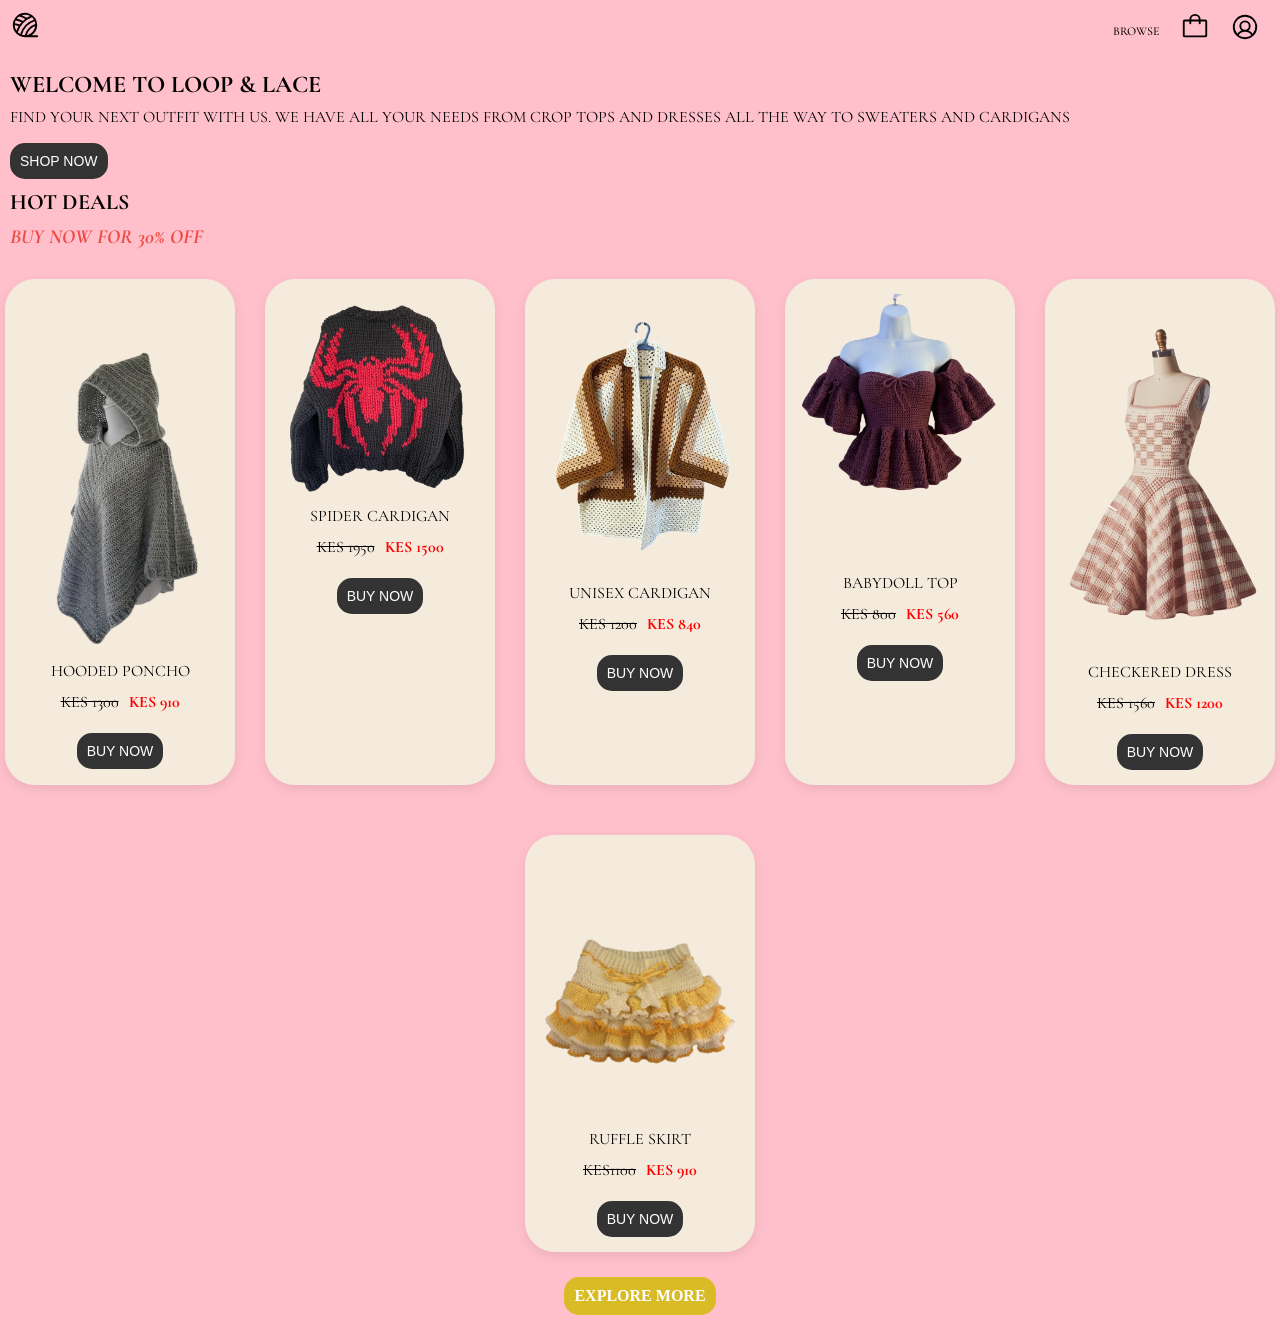
<file: index.html>
<!DOCTYPE html>
<html lang="en">
<head>
    <meta charset="UTF-8">
    <meta name="viewport" content="width=device-width, initial-scale=1.0">
    <link rel="stylesheet" href="style.css">
    <title>LOOP & LACE</title>
</head>
<body>
    <main>
        <header id="navigation-bar">
            <h1><img class="logo" src="images/yarn.svg" alt="Loop & Lace"></h1>
            <!-- <p>LOOP & LACE</p> -->
            <nav class="navbar">
                <ul>
                    <li><a href="#browse">BROWSE</a></li>
                    <li><a href="#cart"><svg class="main-svgs" xmlns="http://www.w3.org/2000/svg" width="32" height="32" fill="currentColor" viewBox="0 0 256 256"><path d="M216,64H176a48,48,0,0,0-96,0H40A16,16,0,0,0,24,80V200a16,16,0,0,0,16,16H216a16,16,0,0,0,16-16V80A16,16,0,0,0,216,64ZM128,32a32,32,0,0,1,32,32H96A32,32,0,0,1,128,32Zm88,168H40V80H80V96a8,8,0,0,0,16,0V80h64V96a8,8,0,0,0,16,0V80h40Z"></path></svg></a></li>
                    <li><a href="account-login-sign-up.html"><svg class="main-svgs" xmlns="http://www.w3.org/2000/svg" width="32" height="32" fill="currentColor" viewBox="0 0 256 256"><path d="M128,24A104,104,0,1,0,232,128,104.11,104.11,0,0,0,128,24ZM74.08,197.5a64,64,0,0,1,107.84,0,87.83,87.83,0,0,1-107.84,0ZM96,120a32,32,0,1,1,32,32A32,32,0,0,1,96,120Zm97.76,66.41a79.66,79.66,0,0,0-36.06-28.75,48,48,0,1,0-59.4,0,79.66,79.66,0,0,0-36.06,28.75,88,88,0,1,1,131.52,0Z"></path></svg></a></li>
                </ul>
            </nav>
        </header>

        <section id="hero-section">
           <div class="hero">
            <h2>WELCOME TO LOOP & LACE</h2>
            <p>FIND YOUR NEXT OUTFIT WITH US. WE HAVE ALL YOUR NEEDS FROM CROP TOPS AND DRESSES ALL THE WAY TO SWEATERS AND CARDIGANS</p>
           </div> 
           <button class="shop-button">SHOP NOW</button>
        </section>

        <section class="product-price">
            <h2 class="deals">HOT DEALS</h2>
            <p class="deals-info">BUY NOW FOR 30% OFF</p>
            <div class="products">
                <div class="product">
                    <img src="images/hooded-poncho.png" alt="Hooded Poncho">
                    <p class="product-title">HOODED PONCHO</p>
                    <div class="prices">
                        <p class="old-price">KES 1300</p><p class="new-price">KES 910</p>
                    </div>
                    <button class="shop-button">BUY NOW</button>
                </div>

                <div class="product">
                    <img src="images/spider-cardigan.png" alt="Spider Cardigan">
                    <p class="product-title">SPIDER CARDIGAN</p>
                    <div class="prices">
                        <p class="old-price">KES 1950</p><p class="new-price">KES 1500</p>
                    </div>
                    <button class="shop-button">BUY NOW</button>
                </div>

                <div class="product">
                    <img src="images/unisex-cardigan.png" alt="Unisex Cardigan">
                    <p class="product-title">UNISEX CARDIGAN</p>
                    <div class="prices">
                        <p class="old-price">KES 1200</p><p class="new-price">KES 840</p>
                    </div>
                    <button class="shop-button">BUY NOW</button>
                </div>   

                <div class="product">
                    <img src="images/romantic-babydoll-top.png" alt="Romantic Babydoll Top">
                    <p class="product-title">BABYDOLL TOP</p>
                    <div class="prices">
                        <p class="old-price">KES 800</p><p class="new-price">KES 560</p>
                    </div>
                    <button class="shop-button">BUY NOW</button>
                </div>

                <div class="product">
                    <img src="images/checkered-dress.png" alt="Checkered Dress">
                    <p class="product-title">CHECKERED DRESS</p>
                    <div class="prices">
                        <p class="old-price">KES 1560</p><p class="new-price">KES 1200</p>
                    </div>
                    <button class="shop-button">BUY NOW</button>
                </div>

                <div class="product">
                    <img src="images/ruffle-skirt.png" alt="Ruffle Skirt">
                    <p class="product-title">RUFFLE SKIRT</p>
                    <div class="prices">
                        <p class="old-price">KES1100</p><p class="new-price">KES 910</p>
                    </div>
                    <button class="shop-button">BUY NOW</button>
                </div> 
            </div> 
            <button class="explore-more">EXPLORE MORE</button>
        </section>
    </main>
</body>
</html>
</file>
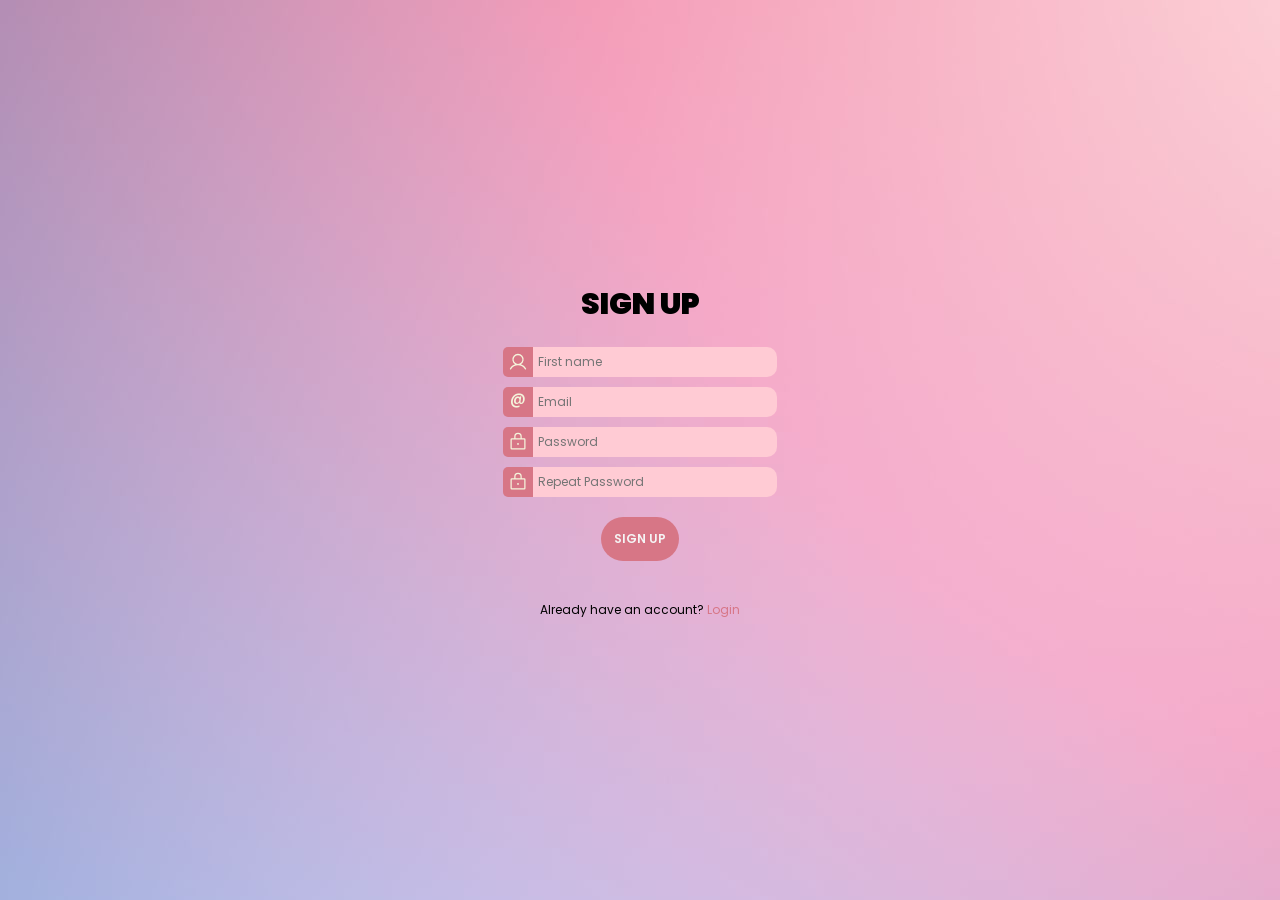
<file: account-login-sign-up.html>
<!DOCTYPE html>
<html lang="en">
<head>
    <meta charset="UTF-8">
    <meta name="viewport" content="width=device-width, initial-scale=1.0">
    <link rel="stylesheet" href="login-style.css">
    <title>Sign Up</title>
</head>
<body>
    <div class="wrapper">
        <h1>Sign Up</h1>
        <form action="">
            <div>
                <label for="firstname-input">
                    <svg xmlns="http://www.w3.org/2000/svg" width="20" height="auto" fill="#currentColor" viewBox="0 0 256 256"><path d="M230.92,212c-15.23-26.33-38.7-45.21-66.09-54.16a72,72,0,1,0-73.66,0C63.78,166.78,40.31,185.66,25.08,212a8,8,0,1,0,13.85,8c18.84-32.56,52.14-52,89.07-52s70.23,19.44,89.07,52a8,8,0,1,0,13.85-8ZM72,96a56,56,0,1,1,56,56A56.06,56.06,0,0,1,72,96Z"></path></svg>
                </label>
                <input type="text" name="firstname"  id="firstname-input" placeholder="First name ">
            </div>
            <div>
                <label for="email-input">
                    <span>@</span>
                </label>
                <input type="email" name="email"  id="email-input" placeholder="Email">
            </div>
            <div>
                <label for="password-input">
                    <svg xmlns="http://www.w3.org/2000/svg" width="20" height="auto" fill="#currentColor" viewBox="0 0 256 256"><path d="M208,80H176V56a48,48,0,0,0-96,0V80H48A16,16,0,0,0,32,96V208a16,16,0,0,0,16,16H208a16,16,0,0,0,16-16V96A16,16,0,0,0,208,80ZM96,56a32,32,0,0,1,64,0V80H96ZM208,208H48V96H208V208Zm-68-56a12,12,0,1,1-12-12A12,12,0,0,1,140,152Z"></path></svg>
                </label>
                <input type="password" name="password"  id="password-input" placeholder="Password ">
            </div>
            <div>
                <label for="repeat-password-input">
                    <svg xmlns="http://www.w3.org/2000/svg" width="20" height="auto" fill="#currentColor" viewBox="0 0 256 256"><path d="M208,80H176V56a48,48,0,0,0-96,0V80H48A16,16,0,0,0,32,96V208a16,16,0,0,0,16,16H208a16,16,0,0,0,16-16V96A16,16,0,0,0,208,80ZM96,56a32,32,0,0,1,64,0V80H96ZM208,208H48V96H208V208Zm-68-56a12,12,0,1,1-12-12A12,12,0,0,1,140,152Z"></path></svg>
                </label>
                <input type="password" name="repeat-password"  id="repeat-password-input" placeholder="Repeat Password ">
            </div>
            <button type="submit" class="sign-up">Sign Up</button>
        </form>
        <p>Already have an account? <a href="#">Login</a></p>
    </div>
</body>
</html>
</file>
<file: style.css>
@import url('https://fonts.googleapis.com/css2?family=Cormorant+Garamond:ital,wght@0,300..700;1,300..700&display=swap');

*{
    margin: 0;
    padding: 0;
    box-sizing: border-box;
}

body{
    font-family: "Cormorant Garamond", serif;
    background-color: pink;
}

#navigation-bar{
    display: flex;
    flex-direction: row;
    justify-content: space-between;
    align-items: center;
    padding: 10px;
    /* background-color: aqua; */
}

/* #navigation-bar p{
    margin-left: 0;
    margin-right: auto;
    padding-left: 2px;
    font-size: 0.7em;
} */

.logo{
    width:30px;
    height:30px;
}


.navbar ul{
    list-style: none;
    display: flex;
    align-items: center;
    gap: 20px;
    margin-left: auto;
    margin-right: 10px;
}

.navbar a{
    text-decoration: none;
    color: black;
    font-weight: 500;
    font-size: 12px;
}

.main-svgs{
    width: 30px;
    height: 30px;
}

.navbar a:hover{
    color: rgb(191, 148, 40);
    transition: 0.2s;
}

svg{
    color: rgb(1, 1, 1);
}

svg:hover{
    color: rgb(191, 148, 40);
}

#hero-section{
    display: flex;
    flex-direction: column;
    justify-content: flex-start;
    align-items: flex-start;
    line-height: 2em;
    flex-wrap: wrap;
    margin: 10px;
}

.shop-button{
    margin-top: 10px;
    padding: 10px;
    border: none;
    border-radius: 15px;
    background-color: #333333;
    color: white;
    font-size: 14px;
}

.deals{
    margin: 10px;
    font-size: 22px;
}

.deals-info{
    margin: 10px;
    font-weight: bold;
    font-size: 20px;
    font-style: italic;
    color: rgba(234, 25, 14, 0.708);
}



.products{
    display: flex;
    justify-content: center;
    flex-wrap: wrap;
    gap: 30px;
}

.product{
    margin-top: 20px;
    display: flex;
    flex-direction: column;
    align-items: center;
    padding: 15px;
    background: #F5EBDD;
    border-radius: 30px;
    box-shadow: 0 4px 12px rgba(0,0,0,0.08)
}

.product img{
    width: 200px;
    height: auto;
}


.prices{
    display: flex;
    flex-direction: row;
    align-items: center;
    justify-content: center;
    gap: 10px;
    margin: 11px 0;
}

.product-title{
    margin-top: 12px;
}

.old-price{
    color: black;
    text-decoration: line-through;
}

.new-price{
    color: red;
    font-weight: bold;
}

.explore-more{
    display: block;
    margin: 25px auto;
    padding: 10px;
    border: none;
    text-align: center;
    border-radius: 15px;
    font-family: "Cormorant Gomorand", serif;
    font-size: 16px;
    font-weight: bold;
    color: white;
    background-color:#d9bb26;
}
</file>
<file: login-style.css>
@import url('https://fonts.googleapis.com/css2?family=Poppins:ital,wght@0,100;0,200;0,300;0,400;0,500;0,600;0,700;0,800;0,900;1,100;1,200;1,300;1,400;1,500;1,600;1,700;1,800;1,900&display=swap');

*{
    margin: 0;
    padding: 0;
    box-sizing: border-box;
}

html{
    font-family: "Poppins", 'Segoe UI', Tahoma, Geneva, Verdana, sans-serif;
    font-size: 12px;
    color: black;
    text-align: center;
}

body{
    min-height: 100px;
    background-size: cover;
    background-position: right;
    overflow: hidden;
}

.wrapper{
    box-sizing: border-box;
    background-image: url(images/pink-background.jpg);
    height: 100vh;
    min-width: min(600px, 100%);
    padding: 10px;
    border-radius: 0;
    display: flex;
    flex-direction: column;
    align-items: center;
    justify-content: center;
}

h1{
    font-size: 30px;
    font-weight: 900;
    text-transform: uppercase;
}

form{
    width: min(100px, 100%);
    margin-top: 20px;
    margin-bottom: 40px;
    display: flex;
    flex-direction: column;
    align-items: center;
    gap: 10px;
}

form > div {
    width: 100%;
    display: flex;
    justify-content: center;
}

form label{
    flex-shrink: 0;
    height: 30px;
    width: 30px;
    background-color: rgb(215, 118, 134);
    fill: beige;
    color: beige;
    border-radius: 5px 0 0 5px;
    align-items: center;
    font-size: 15px;
    font-weight: 500;
}

form input{
    box-sizing: border-box;
    flex-grow: 1;
    height: 30px;
    padding: 5px;
    font: inherit;
    border-radius: 0 10px 10px 0;
    border: 2px solid rgb(255, 203, 212);
    border-left: none;
    background-color: rgb(255, 203, 212);
    transition: 150ms ease;
}

form input:hover{
    border-color:rgb(215, 118, 134);
}

form input:focus{
    outline: none;
    border-color: rgb(215, 118, 134);
}


.sign-up{
    padding: 13px;
    margin-top: 10px;
    background-color: rgb(215, 118, 134);
    color: whitesmoke;
    border: none;
    border-radius: 1000px;
    font: inherit;
    font-weight: 600;
    text-transform: uppercase;
    cursor: pointer;
    transition: 150ms ease;
}

.sign-up:hover{
    background-color: rgb(246, 171, 183);
}

a{
    text-decoration: none;
    color: rgb(215, 118, 134);
}

a:hover{
    text-decoration: underline;
}
</file>
